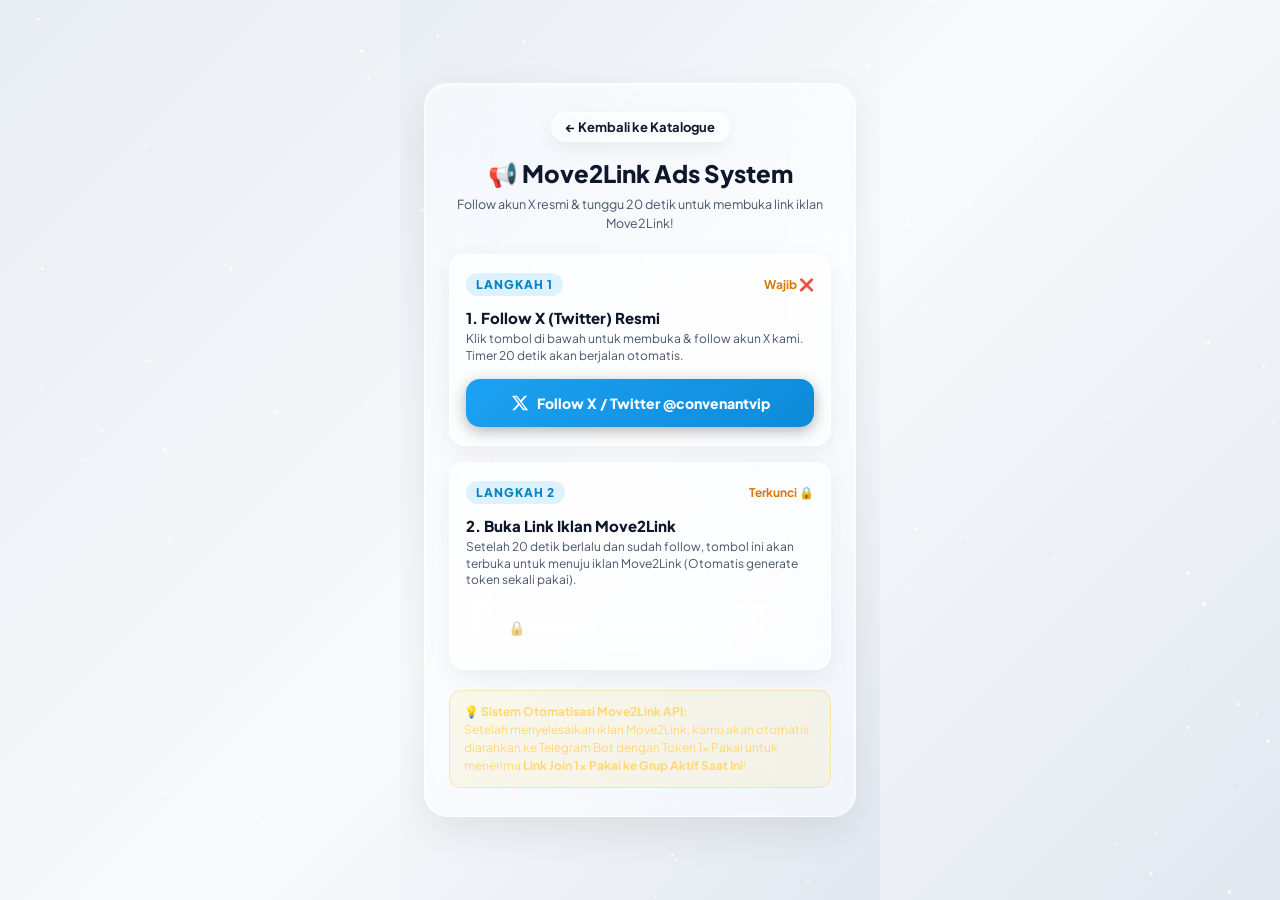
<file: linkads/index.html>
<!DOCTYPE html>
<html lang="id">
<head>
    <!-- Google tag (gtag.js) -->
    <script async src="https://www.googletagmanager.com/gtag/js?id=G-TMMDZ0QC24"></script>
    <script>
      window.dataLayer = window.dataLayer || [];
      function gtag(){dataLayer.push(arguments);}
      gtag('js', new Date());

      gtag('config', 'G-TMMDZ0QC24');
    </script>
    <meta charset="UTF-8">
    <meta name="viewport" content="width=device-width, initial-scale=1.0, maximum-scale=1.0, user-scalable=no">
        <link rel="preconnect" href="https://fonts.googleapis.com">
    <link rel="preconnect" href="https://fonts.gstatic.com" crossorigin>
    <link href="https://fonts.googleapis.com/css2?family=Great+Vibes&family=Plus+Jakarta+Sans:wght@400;500;600;700;800;900&display=swap" rel="stylesheet">
    <title>Link Ads Move2Link - Convenant VIP</title>
    <link rel="preconnect" href="https://fonts.googleapis.com">
    <link rel="preconnect" href="https://fonts.gstatic.com" crossorigin>
    <link href="https://fonts.googleapis.com/css2?family=Nunito:wght@400;600;700;800;900&family=Rajdhani:wght@600;700;800&display=swap" rel="stylesheet">
    <style>
                :root {
            --bg-color: #f1f5f9;
            --text-main: #0f172a;
            --text-sub: #475569;
            --card-bg: rgba(255, 255, 255, 0.48);
            --card-border: rgba(255, 255, 255, 0.75);
            --card-shadow: rgba(0, 0, 0, 0.08);
            --glow-color: rgba(255, 255, 255, 0.9);
            --accent-color: #0284c7;
            --success-color: #059669;
            --warning-color: #d97706;
        }

        * {
            box-sizing: border-box;
            user-select: none;
            -webkit-tap-highlight-color: transparent;
            font-family: 'Plus Jakarta Sans', sans-serif;
        }

        html, body {
            margin: 0;
            padding: 0;
            background: linear-gradient(135deg, #e8edf3 0%, #f8fafc 50%, #e2e8f0 100%) !important;
            color: var(--text-main);
            min-height: 100vh;
            display: flex;
            align-items: center;
            justify-content: center;
            overflow-x: hidden;
        }

        #star-canvas {
            position: fixed;
            top: 0;
            left: 0;
            width: 100vw;
            height: 100vh;
            z-index: 1;
            pointer-events: none;
        }

        .container {
            max-width: 480px;
            width: 90%;
            margin: 30px auto;
            padding: 28px 24px;
            text-align: center;
            position: relative;
            z-index: 5;
            background: var(--card-bg);
            border: 1.5px solid var(--card-border);
            backdrop-filter: blur(28px) saturate(180%);
            -webkit-backdrop-filter: blur(28px) saturate(180%);
            border-radius: 24px;
            box-shadow: 0 16px 40px var(--card-shadow), inset 0 2px 4px rgba(255, 255, 255, 0.6);
        }

        /* Collab Header Box */
        .page-brand-box {
            display: flex;
            flex-direction: column;
            align-items: center;
            gap: 2px;
            margin-bottom: 14px;
        }

        .brand-logo-img {
            max-height: 44px;
            width: auto;
            object-fit: contain;
        }

        .collab-row {
            display: flex;
            align-items: center;
            justify-content: center;
            gap: 8px;
            margin-top: 2px;
        }

        .collab-x {
            font-size: 14px;
            font-weight: 900;
            color: #ef4444;
        }

        .shinistrus-calligraphy {
            font-family: 'Great Vibes', cursive;
            font-size: 30px;
            font-weight: 400;
            color: #0f172a;
        }

        .back-nav {
            display: inline-flex;
            align-items: center;
            gap: 6px;
            color: var(--text-sub);
            text-decoration: none;
            font-weight: 700;
            font-size: 13px;
            margin-bottom: 16px;
            padding: 6px 14px;
            background: rgba(255, 255, 255, 0.5);
            border: 1px solid rgba(255, 255, 255, 0.7);
            border-radius: 20px;
            transition: all 0.2s ease;
        }

        .back-nav:hover {
            color: var(--text-main);
            background: rgba(255, 255, 255, 0.85);
            transform: translateX(-3px);
        }

        .header-title {
            font-size: 24px;
            font-weight: 900;
            margin-bottom: 6px;
            color: #0f172a;
        }

        .header-subtitle {
            font-size: 12.5px;
            color: var(--text-sub);
            margin-bottom: 22px;
            line-height: 1.5;
        }

        .step-card {
            background: rgba(255, 255, 255, 0.6);
            border: 1.5px solid rgba(255, 255, 255, 0.85);
            border-radius: 16px;
            padding: 18px 16px;
            margin-bottom: 16px;
            text-align: left;
            box-shadow: 0 4px 14px rgba(0, 0, 0, 0.04);
            transition: all 0.25s ease;
        }
        .step-card:hover {
            background: rgba(255, 255, 255, 0.85);
            border-color: #0284c7;
        }
        .step-title {
            color: #0f172a !important;
            font-weight: 800 !important;
        }
        .step-desc {
            color: #475569 !important;
        }
        .action-btn {
            background: linear-gradient(135deg, #0f172a 0%, #1e293b 100%) !important;
            color: #ffffff !important;
            box-shadow: 0 8px 20px rgba(15, 23, 42, 0.2) !important;
        }
        .action-btn:hover {
            background: linear-gradient(135deg, #0284c7 0%, #0369a1 100%) !important;
        }

        .step-card.active {
            border-color: rgba(42, 171, 238, 0.5);
            background: rgba(42, 171, 238, 0.06);
        }

        .step-card.completed {
            border-color: rgba(0, 201, 147, 0.5);
            background: rgba(0, 201, 147, 0.06);
        }

        .step-header {
            display: flex;
            align-items: center;
            justify-content: space-between;
            margin-bottom: 12px;
        }

        .step-number {
            font-size: 12px;
            font-weight: 800;
            letter-spacing: 1px;
            text-transform: uppercase;
            color: var(--accent-color);
            background: rgba(42, 171, 238, 0.15);
            padding: 4px 10px;
            border-radius: 20px;
        }

        .step-status {
            font-size: 12px;
            font-weight: 700;
        }

        .step-status.pending { color: var(--warning-color); }
        .step-status.done { color: var(--success-color); }

        .step-title {
            font-size: 15px;
            font-weight: 800;
            margin-bottom: 4px;
            color: #ffffff;
        }

        .step-desc {
            font-size: 12px;
            color: var(--text-sub);
            margin-bottom: 14px;
            line-height: 1.4;
        }

        /* BUTTONS */
        .btn-action {
            display: flex !important;
            align-items: center;
            justify-content: center;
            gap: 8px;
            width: 100%;
            min-height: 48px;
            padding: 13px 18px;
            border-radius: 14px;
            font-weight: 800;
            font-size: 14px;
            text-decoration: none;
            cursor: pointer;
            border: none;
            outline: none;
            transition: all 0.3s ease;
            box-shadow: 0 4px 15px rgba(0,0,0,0.3);
            margin-top: 10px;
        }

        .btn-follow {
            background: linear-gradient(135deg, #1da1f2, #0d8bd9);
            color: #ffffff;
        }

        .btn-follow:hover {
            transform: translateY(-2px);
            box-shadow: 0 6px 20px rgba(29, 161, 242, 0.4);
        }

        .btn-ads {
            background: linear-gradient(135deg, #2AABEE, #0088cc);
            color: #ffffff;
        }

        .btn-ads:hover:not(:disabled) {
            transform: translateY(-2px);
            box-shadow: 0 6px 20px rgba(42, 171, 238, 0.5);
        }

        .btn-ads:disabled {
            background: rgba(255, 255, 255, 0.12) !important;
            color: rgba(255, 255, 255, 0.5) !important;
            cursor: not-allowed;
            box-shadow: none !important;
            border: 1px dashed rgba(255, 255, 255, 0.3) !important;
        }

        /* COUNTDOWN DISPLAY */
        .timer-container {
            margin-top: 12px;
            padding: 12px;
            background: rgba(0, 0, 0, 0.3);
            border-radius: 12px;
            text-align: center;
        }

        .timer-number {
            font-family: 'Rajdhani', sans-serif;
            font-size: 38px;
            font-weight: 800;
            color: var(--accent-color);
            line-height: 1;
            text-shadow: 0 0 10px rgba(42, 171, 238, 0.6);
        }

        .timer-label {
            font-size: 11px;
            color: var(--text-sub);
            text-transform: uppercase;
            letter-spacing: 1px;
            margin-top: 4px;
        }

        .progress-bar-bg {
            width: 100%;
            height: 6px;
            background: rgba(255, 255, 255, 0.1);
            border-radius: 3px;
            margin-top: 10px;
            overflow: hidden;
        }

        .progress-bar-fill {
            height: 100%;
            width: 0%;
            background: linear-gradient(90deg, #2AABEE, #00c993);
            transition: width 1s linear;
        }

        .notice-box {
            background: rgba(255, 184, 0, 0.08);
            border: 1px solid rgba(255, 184, 0, 0.25);
            border-radius: 12px;
            padding: 12px 14px;
            font-size: 12px;
            color: #ffd875;
            text-align: left;
            line-height: 1.5;
            margin-top: 20px;
        }
    
/* UNIVERSAL WHITE TRANSPARENT GLASSMORPHISM FOR ALL CARDS & BUTTONS */
.game-text-card, .voucher-cat-card, .nominal-item-card, .nominal-item, .nominal-card,
.payment-card, .method-card, .step-card, .btn-lelang-nominal, .nav-cat-btn {
    background: rgba(255, 255, 255, 0.42) !important;
    border: 1.5px solid rgba(255, 255, 255, 0.75) !important;
    backdrop-filter: blur(16px) saturate(180%) !important;
    -webkit-backdrop-filter: blur(16px) saturate(180%) !important;
    box-shadow: 0 8px 24px rgba(0, 0, 0, 0.06), inset 0 1px 2px rgba(255, 255, 255, 0.6) !important;
    color: #0f172a !important;
    transition: all 0.25s ease !important;
}

.game-text-card:hover, .voucher-cat-card:hover, .nominal-item-card:hover, .nominal-item:hover,
.nominal-card:hover, .payment-card:hover, .method-card:hover, .step-card:hover, .btn-lelang-nominal:hover, .nav-cat-btn:hover {
    background: rgba(255, 255, 255, 0.62) !important;
    border-color: rgba(255, 255, 255, 0.98) !important;
    box-shadow: 0 12px 28px rgba(0, 0, 0, 0.1), inset 0 1px 3px rgba(255, 255, 255, 0.8) !important;
    transform: translateY(-2px) !important;
}

.voucher-cat-card.active, .nominal-item-card.active, .nominal-item.selected,
.payment-card.selected, .method-card.selected, .btn-lelang-nominal.active {
    background: rgba(255, 255, 255, 0.68) !important;
    border-color: #0284c7 !important;
    box-shadow: 0 0 0 2px rgba(2, 132, 199, 0.35), 0 10px 25px rgba(0, 0, 0, 0.08) !important;
}

.back-nav, .back-nav-link, .nav-cat-btn.home-btn, .btn-kembali {
    background: rgba(255, 255, 255, 0.38) !important;
    border: 1.5px solid rgba(255, 255, 255, 0.7) !important;
    backdrop-filter: blur(16px) !important;
    -webkit-backdrop-filter: blur(16px) !important;
    box-shadow: 0 6px 18px rgba(0, 0, 0, 0.06), inset 0 1px 2px rgba(255, 255, 255, 0.6) !important;
    color: #0f172a !important;
}

.back-nav:hover, .back-nav-link:hover, .nav-cat-btn.home-btn:hover, .btn-kembali:hover {
    background: rgba(255, 255, 255, 0.6) !important;
    border-color: rgba(255, 255, 255, 0.95) !important;
}

.game-detail-box, .section-card, .detail-box, .login-card, .login-header-box, .page-brand-box {
    background: rgba(255, 255, 255, 0.45) !important;
    border: 1.5px solid rgba(255, 255, 255, 0.75) !important;
    backdrop-filter: blur(28px) saturate(180%) !important;
    -webkit-backdrop-filter: blur(28px) saturate(180%) !important;
    box-shadow: 0 16px 40px rgba(0, 0, 0, 0.08), inset 0 2px 4px rgba(255, 255, 255, 0.6) !important;
    color: #0f172a !important;
}

.input-text, .form-control, .input-field, .form-input-modern {
    background: rgba(255, 255, 255, 0.5) !important;
    border: 1.5px solid rgba(255, 255, 255, 0.75) !important;
    color: #0f172a !important;
    backdrop-filter: blur(12px) !important;
    -webkit-backdrop-filter: blur(12px) !important;
}

.input-text:focus, .form-control:focus, .input-field:focus, .form-input-modern:focus {
    background: rgba(255, 255, 255, 0.7) !important;
    border-color: #0284c7 !important;
}

    </style>
</head>
<body>

    <canvas id="star-canvas"></canvas>

    <div class="container">
        <a href="../" class="back-nav">← Kembali ke Katalogue</a>

        <div class="header-title">📢 Move2Link Ads System</div>
        <div class="header-subtitle">Follow akun X resmi & tunggu 20 detik untuk membuka link iklan Move2Link!</div>

        <!-- STEP 1: FOLLOW X -->
        <div class="step-card active" id="cardStep1">
            <div class="step-header">
                <span class="step-number">Langkah 1</span>
                <span class="step-status pending" id="statusStep1">Wajib ❌</span>
            </div>
            <div class="step-title">1. Follow X (Twitter) Resmi</div>
            <div class="step-desc">Klik tombol di bawah untuk membuka & follow akun X kami. Timer 20 detik akan berjalan otomatis.</div>
            <button class="btn-action btn-follow" id="btnFollowX" onclick="handleFollowX()">
                <svg width="18" height="18" viewBox="0 0 24 24" fill="currentColor"><path d="M18.244 2.25h3.308l-7.227 8.26 8.502 11.24H16.17l-5.214-6.817L4.99 21.75H1.68l7.73-8.835L1.254 2.25H8.08l4.713 6.231zm-1.161 17.52h1.833L7.084 4.126H5.117z"/></svg>
                Follow X / Twitter @convenantvip
            </button>

            <div class="timer-container" id="timerBox" style="display: none;">
                <div class="timer-number" id="countdownVal">20</div>
                <div class="timer-label" id="timerStatusLabel">Menunggu Hitung Mundur...</div>
                <div class="progress-bar-bg">
                    <div class="progress-bar-fill" id="progressFill"></div>
                </div>
            </div>
        </div>

        <!-- STEP 2: GENERATE SHORTLINK VIA MOVE2LINK API -->
        <div class="step-card" id="cardStep2">
            <div class="step-header">
                <span class="step-number">Langkah 2</span>
                <span class="step-status pending" id="statusStep2">Terkunci 🔒</span>
            </div>
            <div class="step-title">2. Buka Link Iklan Move2Link</div>
            <div class="step-desc">Setelah 20 detik berlalu dan sudah follow, tombol ini akan terbuka untuk menuju iklan Move2Link (Otomatis generate token sekali pakai).</div>
            <button class="btn-action btn-ads" id="btnAds" disabled onclick="handleOpenMove2Link()">
                🔒 Mengunci (Selesaikan Step 1 & 20s)
            </button>
        </div>

        <!-- STEP RETURN: CLAIM TOKEN AFTER MOVE2LINK -->
        <div class="step-card active" id="cardClaimReturn" style="display: none; border-color: rgba(0, 201, 147, 0.6); background: rgba(0, 201, 147, 0.08);">
            <div class="step-header">
                <span class="step-number" style="color: #00c993;">Klaim Telegram</span>
                <span class="step-status done" id="statusClaimReturn">Iklan Selesai ✅</span>
            </div>
            <div class="step-title" style="color: #00c993;">🎉 SELAMAT! IKLAN VERIFIKASI SUKSES</div>
            <div class="step-desc">Kamu telah menyelesaikan iklan Move2Link. Klik tombol hijau di bawah untuk membuka Telegram Bot & mengklaim link join grup 1x pakai.</div>
            <button class="btn-action btn-follow" id="btnClaimBot" style="background: linear-gradient(135deg, #00c993, #00966d);" onclick="handleClaimBot()">
                👉 Dapatkan Link Join Telegram (Sekali Pakai)
            </button>
        </div>

        <div class="notice-box">
            💡 <strong>Sistem Otomatisasi Move2Link API:</strong><br>
            Setelah menyelesaikan iklan Move2Link, kamu akan otomatis diarahkan ke Telegram Bot dengan Token 1x Pakai untuk menerima <strong>Link Join 1x Pakai ke Grup Aktif Saat Ini</strong>!
        </div>
    </div>

    <script>
        // --- STAR CANVAS BACKGROUND ---
        const canvas = document.getElementById('star-canvas');
        const ctx = canvas.getContext('2d');
        let width = canvas.width = window.innerWidth;
        let height = canvas.height = window.innerHeight;

        window.addEventListener('resize', () => {
            width = canvas.width = window.innerWidth;
            height = canvas.height = window.innerHeight;
        });

        const stars = Array.from({ length: 120 }, () => ({
            x: Math.random() * width,
            y: Math.random() * height,
            radius: Math.random() * 1.5 + 0.5,
            alpha: Math.random(),
            speed: Math.random() * 0.02 + 0.005
        }));

        function drawStars() {
            ctx.clearRect(0, 0, width, height);
            stars.forEach(s => {
                s.alpha += s.speed;
                if (s.alpha > 1 || s.alpha < 0) s.speed = -s.speed;
                ctx.beginPath();
                ctx.arc(s.x, s.y, s.radius, 0, Math.PI * 2);
                ctx.fillStyle = `rgba(255, 255, 255, ${Math.abs(s.alpha)})`;
                ctx.fill();
            });
            requestAnimationFrame(drawStars);
        }
        drawStars();

        // --- BACKEND URL DISCOVERY ---
        const BACKEND_ENDPOINTS = [
            "https://shinezzzz-iddiletele.hf.space",
            ""
        ];

        let isFollowed = false;
        let isTimerFinished = false;
        let countdownTimer = null;
        let activeBotUrl = "";
        const COUNTDOWN_SECONDS = 20;

        // --- CHECK RETURN MODE (?verify=...) ---
        const urlParams = new URLSearchParams(window.location.search);
        const verifyToken = urlParams.get('verify') || urlParams.get('code');

        if (verifyToken) {
            document.getElementById('cardStep1').style.display = 'none';
            document.getElementById('cardStep2').style.display = 'none';
            document.getElementById('cardClaimReturn').style.display = 'block';
            fetchClaimToken(verifyToken);
        }

        async function fetchClaimToken(token) {
            const btnClaim = document.getElementById('btnClaimBot');
            btnClaim.innerText = "⏳ Menyiapkan Link Telegram...";
            btnClaim.disabled = true;

            for (const baseUrl of BACKEND_ENDPOINTS) {
                try {
                    const endpoint = baseUrl ? `${baseUrl.replace(/\/$/, '')}/claimtoken` : '/claimtoken';
                    const resp = await fetch(`${endpoint}?verify=${encodeURIComponent(token)}`);
                    const data = await resp.json();
                    if (data && data.ok && data.bot_url) {
                        activeBotUrl = data.bot_url;
                        btnClaim.innerText = "👉 Dapatkan Link Join Telegram (Sekali Pakai)";
                        btnClaim.disabled = false;
                        console.log("[CLAIM] Bot URL ready:", activeBotUrl);
                        break;
                    }
                } catch (e) {
                    console.warn("[CLAIM] Failed fetch claim token:", baseUrl, e);
                }
            }

            if (!activeBotUrl) {
                btnClaim.innerText = "⚠️ Gagal Ambil Token, Coba Lagi";
                btnClaim.disabled = false;
            }
        }

        function handleClaimBot() {
            if (activeBotUrl) {
                window.location.href = activeBotUrl;
            } else if (verifyToken) {
                fetchClaimToken(verifyToken);
            }
        }

        function handleFollowX() {
            window.open('https://x.com/convenantvip', '_blank');

            if (!isFollowed) {
                isFollowed = true;
                document.getElementById('statusStep1').innerText = 'Sudah Di-follow ✅';
                document.getElementById('statusStep1').className = 'step-status done';
                document.getElementById('cardStep1').classList.add('completed');
                startCountdown();
            }
        }

        let activeShortlink = "";
        let isFetchingShortlink = false;

        function startCountdown() {
            const timerBox = document.getElementById('timerBox');
            const countdownVal = document.getElementById('countdownVal');
            const timerStatusLabel = document.getElementById('timerStatusLabel');
            const progressFill = document.getElementById('progressFill');

            timerBox.style.display = 'block';
            let remaining = COUNTDOWN_SECONDS;
            countdownVal.innerText = remaining;
            progressFill.style.width = '0%';

            if (countdownTimer) clearInterval(countdownTimer);

            countdownTimer = setInterval(() => {
                remaining--;
                countdownVal.innerText = remaining;
                const percentage = ((COUNTDOWN_SECONDS - remaining) / COUNTDOWN_SECONDS) * 100;
                progressFill.style.width = `${percentage}%`;

                if (remaining <= 0) {
                    clearInterval(countdownTimer);
                    isTimerFinished = true;
                    timerStatusLabel.innerText = '✅ Waktu Selesai! Menghubungi Backend...';
                    timerStatusLabel.style.color = '#00c993';
                    
                    // PAS WAKTU SELESAI -> LANGSUNG MINTA KE BACKEND!
                    fetchShortlinkFromBackend();
                } else {
                    timerStatusLabel.innerText = `Menunggu Hitung Mundur (${remaining}s)...`;
                }
            }, 1000);
        }

        async function fetchShortlinkFromBackend() {
            if (isFetchingShortlink) return;
            isFetchingShortlink = true;

            const btnAds = document.getElementById('btnAds');
            const cardStep2 = document.getElementById('cardStep2');
            const statusStep2 = document.getElementById('statusStep2');

            if (cardStep2) {
                cardStep2.classList.add('active');
            }
            if (btnAds) {
                btnAds.disabled = true;
                btnAds.innerText = "⏳ Meminta Link Iklan ke Backend...";
            }

            for (const baseUrl of BACKEND_ENDPOINTS) {
                try {
                    const endpoint = baseUrl ? `${baseUrl.replace(/\/$/, '')}/generate_move2link` : '/generate_move2link';
                    console.log("[BACKEND FETCH] Calling endpoint:", endpoint);
                    const resp = await fetch(endpoint, { method: 'POST' });
                    const data = await resp.json();
                    if (data && data.ok && data.shortlink) {
                        activeShortlink = data.shortlink;
                        console.log("[BACKEND FETCH SUCCESS] Shortlink received:", activeShortlink);
                        break;
                    }
                } catch (e) {
                    console.warn("[BACKEND FETCH FAILED]", baseUrl, e);
                }
            }

            if (activeShortlink) {
                if (btnAds) {
                    btnAds.disabled = false;
                    btnAds.style.background = 'linear-gradient(135deg, #00c993, #00966d)';
                    btnAds.style.color = '#ffffff';
                    btnAds.innerHTML = '🚀 Buka Iklan Move2Link (Klik Di Sini)';
                }
                if (statusStep2) {
                    statusStep2.innerText = 'Terbuka ✅';
                    statusStep2.className = 'step-status done';
                }
                if (cardStep2) {
                    cardStep2.classList.add('completed');
                }
            } else {
                if (btnAds) {
                    btnAds.disabled = false;
                    btnAds.style.background = 'linear-gradient(135deg, #ff4757, #ff6b81)';
                    btnAds.innerText = '⚠️ Gagal Ambil Link Backend, Coba Lagi';
                }
                isFetchingShortlink = false;
            }
        }

        function handleOpenMove2Link() {
            if (activeShortlink) {
                window.location.href = activeShortlink;
            } else {
                fetchShortlinkFromBackend();
            }
        }
    </script>
</body>
</html>
</file>
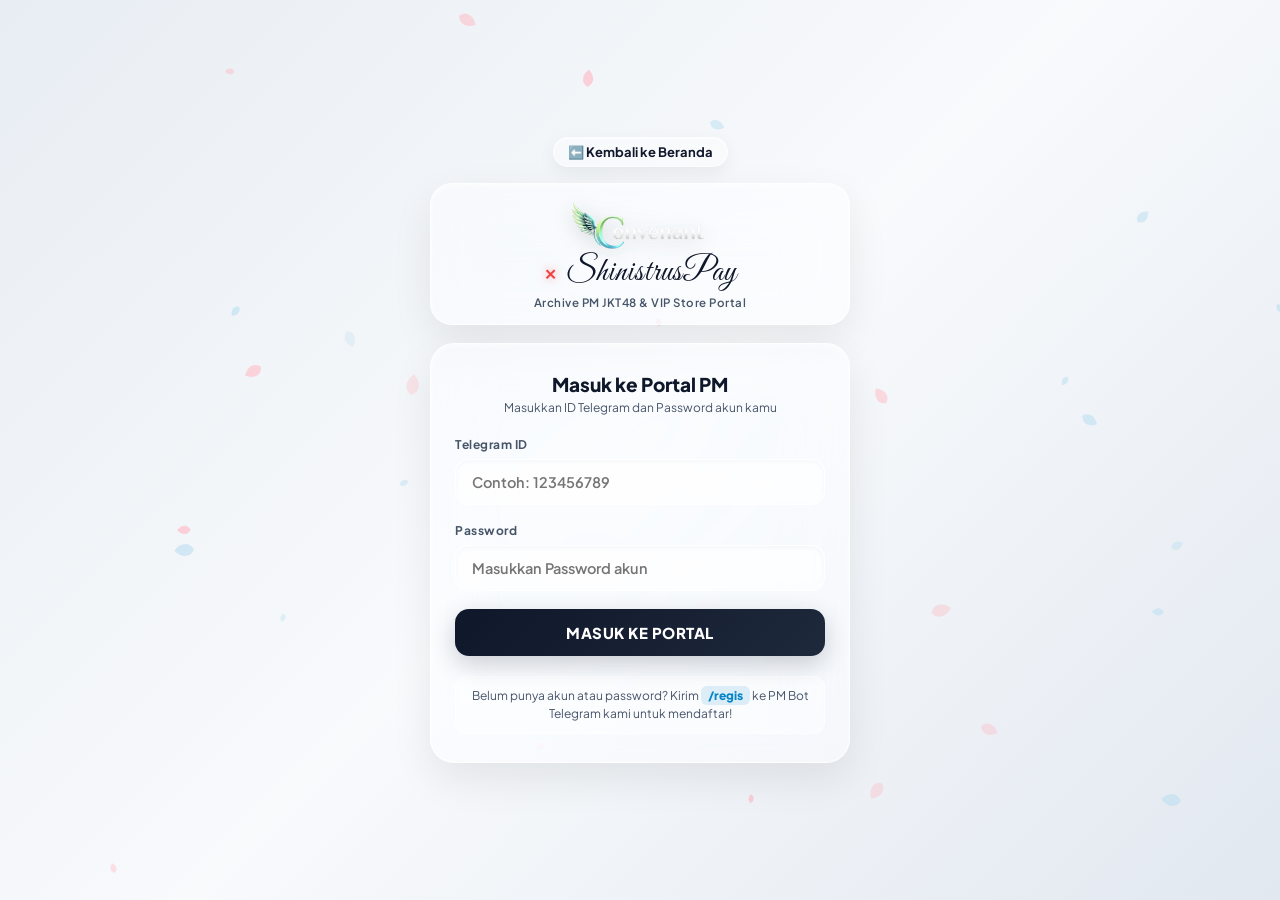
<file: login/index.html>
<!DOCTYPE html>
<html lang="id">
<head>
    <!-- Google tag (gtag.js) -->
    <script async src="https://www.googletagmanager.com/gtag/js?id=G-TMMDZ0QC24"></script>
    <script>
      window.dataLayer = window.dataLayer || [];
      function gtag(){dataLayer.push(arguments);}
      gtag('js', new Date());
      gtag('config', 'G-TMMDZ0QC24');
    </script>
    <meta charset="UTF-8">
    <meta name="viewport" content="width=device-width, initial-scale=1.0, maximum-scale=1.0, user-scalable=no, viewport-fit=cover">
    <title>Convenant VIP — Login PM Portal</title>
    <link rel="preconnect" href="https://fonts.googleapis.com">
    <link rel="preconnect" href="https://fonts.gstatic.com" crossorigin>
    <link href="https://fonts.googleapis.com/css2?family=Great+Vibes&family=Plus+Jakarta+Sans:wght@400;500;600;700;800;900&display=swap" rel="stylesheet">
    <style>
        :root {
            --glass-bg: rgba(255, 255, 255, 0.35);
            --glass-card: rgba(255, 255, 255, 0.45);
            --glass-border: rgba(255, 255, 255, 0.75);
            --glass-border-hover: rgba(255, 255, 255, 0.95);
            --glass-shadow: 0 20px 50px rgba(0, 0, 0, 0.08), 0 2px 6px rgba(255, 255, 255, 0.6) inset;
            --text-dark: #0f172a;
            --text-sub: #475569;
            --accent-blue: #0284c7;
            --accent-glow: rgba(255, 255, 255, 0.9);
        }

        * {
            margin: 0;
            padding: 0;
            box-sizing: border-box;
            font-family: 'Plus Jakarta Sans', -apple-system, BlinkMacSystemFont, 'Segoe UI', Roboto, sans-serif;
            -webkit-tap-highlight-color: transparent;
        }

        body {
            background: linear-gradient(135deg, #e8edf3 0%, #f8fafc 50%, #e2e8f0 100%);
            color: var(--text-dark);
            min-height: 100vh;
            min-height: 100dvh;
            display: flex;
            align-items: center;
            justify-content: center;
            position: relative;
            overflow-x: hidden;
            user-select: none;
            padding: 20px 16px;
        }

        #ambient-canvas {
            position: fixed;
            top: 0;
            left: 0;
            width: 100vw;
            height: 100vh;
            z-index: 0;
            pointer-events: none;
        }

        .login-container {
            width: 100%;
            max-width: 420px;
            position: relative;
            z-index: 5;
            text-align: center;
            animation: fadeInCard 0.8s cubic-bezier(0.16, 1, 0.3, 1) both;
        }

        @keyframes fadeInCard {
            from { opacity: 0; transform: translateY(20px) scale(0.97); }
            to { opacity: 1; transform: translateY(0) scale(1); }
        }

        .back-nav-link {
            display: inline-flex;
            align-items: center;
            gap: 6px;
            color: var(--text-sub);
            text-decoration: none;
            font-size: 13px;
            font-weight: 700;
            margin-bottom: 16px;
            padding: 6px 14px;
            background: rgba(255, 255, 255, 0.5);
            border: 1px solid rgba(255, 255, 255, 0.7);
            border-radius: 20px;
            backdrop-filter: blur(12px);
            transition: all 0.2s ease;
        }
        .back-nav-link:hover {
            color: var(--text-dark);
            background: rgba(255, 255, 255, 0.8);
            transform: translateX(-3px);
        }

        /* Collab Header Card */
        .login-header-box {
            background: var(--glass-card);
            backdrop-filter: blur(28px) saturate(180%);
            -webkit-backdrop-filter: blur(28px) saturate(180%);
            border: 1.5px solid var(--glass-border);
            border-radius: 22px;
            padding: 18px 24px 14px;
            box-shadow: var(--glass-shadow);
            margin-bottom: 18px;
            display: flex;
            flex-direction: column;
            align-items: center;
            gap: 4px;
        }

        .brand-logo-img {
            max-height: 48px;
            width: auto;
            object-fit: contain;
            filter: drop-shadow(0 4px 10px rgba(0,0,0,0.15));
        }

        .collab-row {
            display: flex;
            align-items: center;
            justify-content: center;
            gap: 8px;
            margin-top: 2px;
        }

        .collab-x {
            font-size: 15px;
            font-weight: 900;
            color: #ef4444;
            letter-spacing: 1px;
            text-shadow: 0 0 10px rgba(239, 68, 68, 0.5);
        }

        .shinistrus-calligraphy {
            font-family: 'Great Vibes', cursive;
            font-size: 32px;
            font-weight: 400;
            color: #0f172a;
            letter-spacing: 1px;
            line-height: 1.1;
            text-shadow: 0 0 12px rgba(255, 255, 255, 0.9);
        }

        .header-subtext {
            font-size: 11.5px;
            font-weight: 600;
            color: var(--text-sub);
            letter-spacing: 0.5px;
        }

        /* Login Card */
        .login-card {
            background: var(--glass-card);
            border: 1.5px solid var(--glass-border);
            backdrop-filter: blur(28px) saturate(180%);
            -webkit-backdrop-filter: blur(28px) saturate(180%);
            border-radius: 24px;
            padding: 28px 24px;
            box-shadow: var(--glass-shadow);
            transition: transform 0.3s ease, border-color 0.3s ease;
        }

        .login-card:hover {
            border-color: var(--glass-border-hover);
        }

        .card-heading {
            font-size: 19px;
            font-weight: 800;
            color: var(--text-dark);
            margin-bottom: 4px;
        }

        .card-subheading {
            font-size: 12px;
            color: var(--text-sub);
            margin-bottom: 22px;
        }

        .input-group {
            margin-bottom: 18px;
            text-align: left;
        }

        .input-label {
            display: block;
            font-size: 12px;
            color: var(--text-sub);
            margin-bottom: 7px;
            letter-spacing: 0.5px;
            font-weight: 700;
        }

        .input-field {
            width: 100%;
            padding: 13px 16px;
            background: rgba(255, 255, 255, 0.65);
            border: 1.5px solid rgba(255, 255, 255, 0.85);
            border-radius: 14px;
            color: var(--text-dark);
            font-size: 14.5px;
            font-weight: 600;
            outline: none;
            transition: all 0.25s ease;
            box-shadow: inset 0 2px 4px rgba(0, 0, 0, 0.03);
        }

        .input-field:focus {
            border-color: var(--accent-blue);
            background: rgba(255, 255, 255, 0.95);
            box-shadow: 0 0 0 3px rgba(2, 132, 199, 0.2);
        }

        .error-msg {
            color: #dc2626;
            font-size: 12.5px;
            font-weight: 700;
            margin-bottom: 16px;
            display: none;
            background: rgba(239, 68, 68, 0.12);
            padding: 10px 14px;
            border-radius: 10px;
            border: 1px solid rgba(239, 68, 68, 0.3);
            text-align: left;
        }

        .login-btn {
            width: 100%;
            padding: 14px;
            background: linear-gradient(135deg, #0f172a 0%, #1e293b 100%);
            color: #ffffff;
            border: none;
            border-radius: 14px;
            font-size: 15px;
            font-weight: 800;
            cursor: pointer;
            letter-spacing: 0.5px;
            transition: all 0.25s ease;
            box-shadow: 0 8px 24px rgba(15, 23, 42, 0.2);
        }

        .login-btn:hover {
            transform: translateY(-2px);
            background: linear-gradient(135deg, #0284c7 0%, #0369a1 100%);
            box-shadow: 0 10px 28px rgba(2, 132, 199, 0.35);
        }

        .login-btn:active {
            transform: translateY(0);
        }

        .hint-box {
            margin-top: 20px;
            font-size: 12px;
            color: var(--text-sub);
            line-height: 1.5;
            background: rgba(255, 255, 255, 0.4);
            border: 1px solid rgba(255, 255, 255, 0.65);
            padding: 10px 14px;
            border-radius: 12px;
        }

        .hint-box code {
            background: rgba(2, 132, 199, 0.12);
            color: var(--accent-blue);
            padding: 2px 7px;
            border-radius: 6px;
            font-weight: 800;
        }
    
/* UNIVERSAL WHITE TRANSPARENT GLASSMORPHISM FOR ALL CARDS & BUTTONS */
.game-text-card, .voucher-cat-card, .nominal-item-card, .nominal-item, .nominal-card,
.payment-card, .method-card, .step-card, .btn-lelang-nominal, .nav-cat-btn {
    background: rgba(255, 255, 255, 0.42) !important;
    border: 1.5px solid rgba(255, 255, 255, 0.75) !important;
    backdrop-filter: blur(16px) saturate(180%) !important;
    -webkit-backdrop-filter: blur(16px) saturate(180%) !important;
    box-shadow: 0 8px 24px rgba(0, 0, 0, 0.06), inset 0 1px 2px rgba(255, 255, 255, 0.6) !important;
    color: #0f172a !important;
    transition: all 0.25s ease !important;
}

.game-text-card:hover, .voucher-cat-card:hover, .nominal-item-card:hover, .nominal-item:hover,
.nominal-card:hover, .payment-card:hover, .method-card:hover, .step-card:hover, .btn-lelang-nominal:hover, .nav-cat-btn:hover {
    background: rgba(255, 255, 255, 0.62) !important;
    border-color: rgba(255, 255, 255, 0.98) !important;
    box-shadow: 0 12px 28px rgba(0, 0, 0, 0.1), inset 0 1px 3px rgba(255, 255, 255, 0.8) !important;
    transform: translateY(-2px) !important;
}

.voucher-cat-card.active, .nominal-item-card.active, .nominal-item.selected,
.payment-card.selected, .method-card.selected, .btn-lelang-nominal.active {
    background: rgba(255, 255, 255, 0.68) !important;
    border-color: #0284c7 !important;
    box-shadow: 0 0 0 2px rgba(2, 132, 199, 0.35), 0 10px 25px rgba(0, 0, 0, 0.08) !important;
}

.back-nav, .back-nav-link, .nav-cat-btn.home-btn, .btn-kembali {
    background: rgba(255, 255, 255, 0.38) !important;
    border: 1.5px solid rgba(255, 255, 255, 0.7) !important;
    backdrop-filter: blur(16px) !important;
    -webkit-backdrop-filter: blur(16px) !important;
    box-shadow: 0 6px 18px rgba(0, 0, 0, 0.06), inset 0 1px 2px rgba(255, 255, 255, 0.6) !important;
    color: #0f172a !important;
}

.back-nav:hover, .back-nav-link:hover, .nav-cat-btn.home-btn:hover, .btn-kembali:hover {
    background: rgba(255, 255, 255, 0.6) !important;
    border-color: rgba(255, 255, 255, 0.95) !important;
}

.game-detail-box, .section-card, .detail-box, .login-card, .login-header-box, .page-brand-box {
    background: rgba(255, 255, 255, 0.45) !important;
    border: 1.5px solid rgba(255, 255, 255, 0.75) !important;
    backdrop-filter: blur(28px) saturate(180%) !important;
    -webkit-backdrop-filter: blur(28px) saturate(180%) !important;
    box-shadow: 0 16px 40px rgba(0, 0, 0, 0.08), inset 0 2px 4px rgba(255, 255, 255, 0.6) !important;
    color: #0f172a !important;
}

.input-text, .form-control, .input-field, .form-input-modern {
    background: rgba(255, 255, 255, 0.5) !important;
    border: 1.5px solid rgba(255, 255, 255, 0.75) !important;
    color: #0f172a !important;
    backdrop-filter: blur(12px) !important;
    -webkit-backdrop-filter: blur(12px) !important;
}

.input-text:focus, .form-control:focus, .input-field:focus, .form-input-modern:focus {
    background: rgba(255, 255, 255, 0.7) !important;
    border-color: #0284c7 !important;
}

    </style>
</head>
<body>
    <canvas id="ambient-canvas"></canvas>

    <div class="login-container">
        <a href="../" class="back-nav-link">⬅️ Kembali ke Beranda</a>

        <!-- COLLAB HEADER CARD -->
        <div class="login-header-box">
            <img src="../web asset/logo.png" alt="Convenant Logo" class="brand-logo-img">
            <div class="collab-row">
                <span class="collab-x">✕</span>
                <span class="shinistrus-calligraphy">ShinistrusPay</span>
            </div>
            <div class="header-subtext">Archive PM JKT48 & VIP Store Portal</div>
        </div>

        <div class="login-card">
            <h2 class="card-heading">Masuk ke Portal PM</h2>
            <p class="card-subheading">Masukkan ID Telegram dan Password akun kamu</p>

            <div class="input-group">
                <label class="input-label" for="userId">Telegram ID</label>
                <input type="text" id="userId" class="input-field" placeholder="Contoh: 123456789" autocomplete="off">
            </div>

            <div class="input-group">
                <label class="input-label" for="password">Password</label>
                <input type="password" id="password" class="input-field" placeholder="Masukkan Password akun" autocomplete="current-password">
            </div>

            <div id="errorMsg" class="error-msg"></div>

            <button id="loginBtn" class="login-btn" onclick="handleLogin()">MASUK KE PORTAL</button>

            <div class="hint-box">
                Belum punya akun atau password? Kirim <code>/regis</code> ke PM Bot Telegram kami untuk mendaftar!
            </div>
        </div>
    </div>

    <script>
        const BACKEND_URL = (window.BACKEND_URL || window.CORE_BACKEND_URL || "https://shinezzzz-iddiletele.hf.space").replace(/\/$/, "");

        function getCookie(name) {
            let nameEQ = name + "=";
            let ca = document.cookie.split(';');
            for (let i = 0; i < ca.length; i++) {
                let c = ca[i];
                while (c.charAt(0) === ' ') c = c.substring(1);
                if (c.indexOf(nameEQ) === 0) return decodeURIComponent(c.substring(nameEQ.length));
            }
            return null;
        }

        function setCookie(name, value, days) {
            let d = new Date();
            d.setTime(d.getTime() + (days * 24 * 60 * 60 * 1000));
            let expires = "expires=" + d.toUTCString();
            document.cookie = name + "=" + encodeURIComponent(value) + ";" + expires + ";path=/;SameSite=Lax";
        }

        async function checkSession() {
            const session = getCookie("user_session_pm");
            if (!session) return;
            try {
                const res = await fetch(BACKEND_URL + "/pm/cekseasonpm", {
                    method: "POST",
                    headers: { "Content-Type": "application/json" },
                    body: JSON.stringify({ session_cookie: session })
                });
                const data = await res.json();
                if (data.valid) {
                    window.location.href = "./beranda/";
                }
            } catch (e) {
                console.log("Cek session error:", e);
            }
        }

        async function handleLogin() {
            const userId = document.getElementById("userId").value.trim();
            const password = document.getElementById("password").value.trim();
            const errorMsg = document.getElementById("errorMsg");
            const loginBtn = document.getElementById("loginBtn");

            errorMsg.style.display = "none";

            if (!userId || !password) {
                errorMsg.innerText = "❌ Telegram ID dan Password wajib diisi!";
                errorMsg.style.display = "block";
                return;
            }

            loginBtn.innerText = "⏳ MEMPROSES...";
            loginBtn.disabled = true;

            try {
                const res = await fetch(BACKEND_URL + "/pm/loginpm", {
                    method: "POST",
                    headers: { "Content-Type": "application/json" },
                    body: JSON.stringify({ user_id: userId, password: password })
                });
                const data = await res.json();
                if (res.ok && data.ok) {
                    setCookie("user_session_pm", data.session_key, 7);
                    window.location.href = "./beranda/";
                } else {
                    errorMsg.innerText = "❌ " + (data.msg || "Login gagal. Cek ID dan Password!");
                    errorMsg.style.display = "block";
                }
            } catch (e) {
                errorMsg.innerText = "❌ Gagal terhubung ke server backend.";
                errorMsg.style.display = "block";
            } finally {
                loginBtn.innerText = "MASUK KE PORTAL";
                loginBtn.disabled = false;
            }
        }

        document.addEventListener("keydown", function(e) {
            if (e.key === "Enter") handleLogin();
        });

        window.addEventListener("DOMContentLoaded", checkSession);

        // Ambient Wind Particles Canvas
        (function() {
            const canvas = document.getElementById('ambient-canvas');
            if (!canvas) return;
            const ctx = canvas.getContext('2d');
            let w = canvas.width = window.innerWidth;
            let h = canvas.height = window.innerHeight;

            window.addEventListener('resize', () => {
                w = canvas.width = window.innerWidth;
                h = canvas.height = window.innerHeight;
            });

            const particles = [];
            const count = 35;
            for (let i = 0; i < count; i++) {
                particles.push({
                    x: Math.random() * w,
                    y: Math.random() * h,
                    size: Math.random() * 7 + 4,
                    speedX: Math.random() * 1.5 + 0.8,
                    speedY: Math.random() * 0.8 + 0.4,
                    angle: Math.random() * Math.PI * 2,
                    spin: (Math.random() - 0.5) * 0.03,
                    color: i % 2 === 0
                        ? `rgba(255, 182, 193, ${Math.random() * 0.35 + 0.25})`
                        : `rgba(180, 220, 240, ${Math.random() * 0.35 + 0.25})`
                });
            }

            function draw(p) {
                ctx.save();
                ctx.translate(p.x, p.y);
                ctx.rotate(p.angle);
                ctx.fillStyle = p.color;
                ctx.beginPath();
                ctx.moveTo(0, -p.size);
                ctx.bezierCurveTo(p.size * 0.8, -p.size * 0.3, p.size * 0.8, p.size * 0.6, 0, p.size);
                ctx.bezierCurveTo(-p.size * 0.8, p.size * 0.6, -p.size * 0.8, -p.size * 0.3, 0, -p.size);
                ctx.fill();
                ctx.restore();
            }

            function anim() {
                ctx.clearRect(0, 0, w, h);
                particles.forEach(p => {
                    p.x += p.speedX;
                    p.y += p.speedY;
                    p.angle += p.spin;
                    if (p.x > w + 20) p.x = -20;
                    if (p.y > h + 20) { p.y = -20; p.x = Math.random() * w; }
                    draw(p);
                });
                requestAnimationFrame(anim);
            }
            anim();
        })();
    </script>
</body>
</html>
</file>
